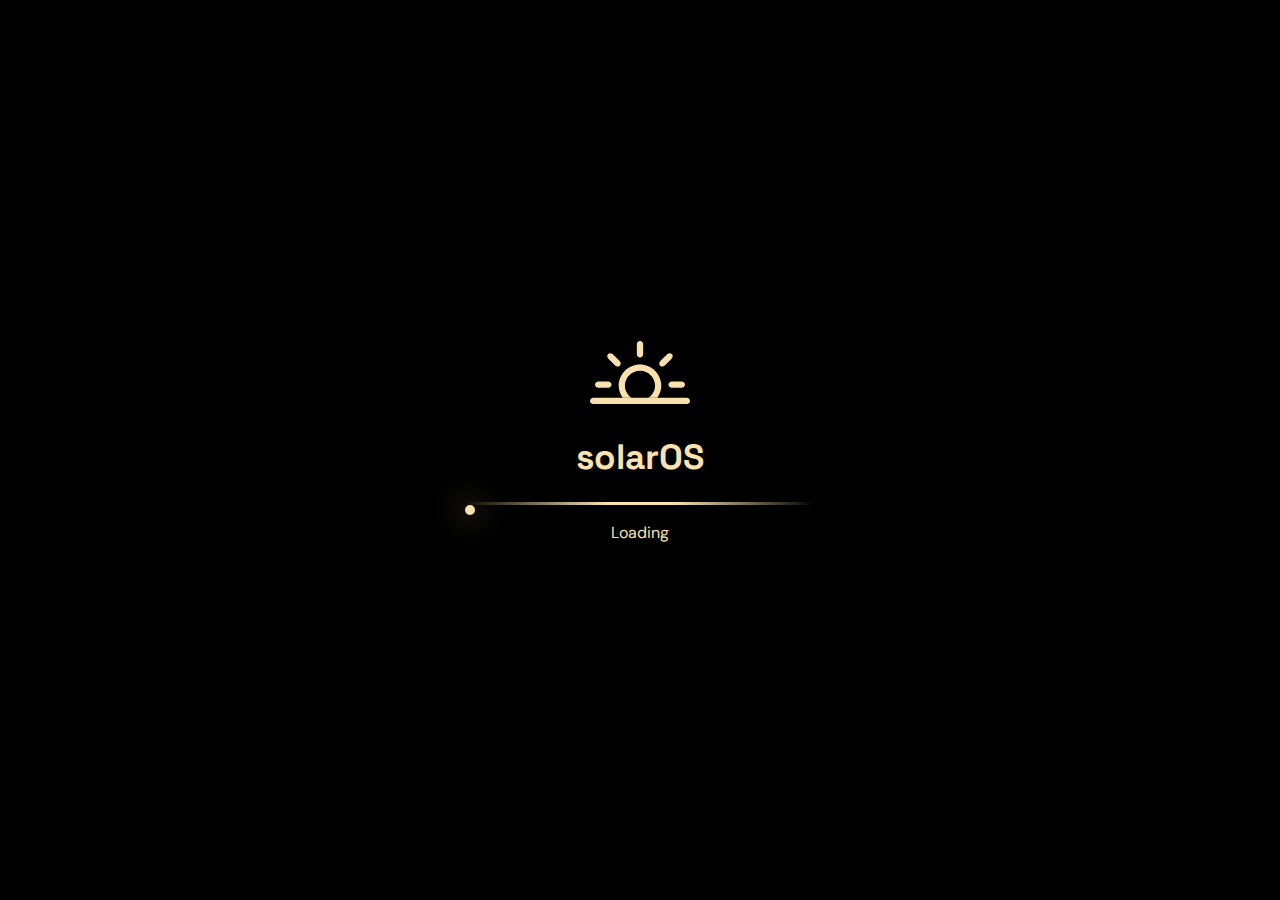
<file: index.html>
<!doctype html>

<html>
    <head>
        <title>solarOS</title>
        <link rel="stylesheet" type="text/css" href="css/main.css" />

		<link rel="prefetch" href="/scram/scram/scramjet.worker.js" />
		<link rel="prefetch" href="/scram/scram/scramjet.shared.js" />
		<link rel="prefetch" href="/scram/baremux/worker.js" />
		<meta name="theme-color" content="#000000" />
		<meta name="description" content="A webOS for the future." />
		<meta name="darkreader-lock" />
		<link rel="icon" href="/resources/favicon.svg" type="image/svg+xml" />
    </head>

    <body>
        <div id="current-tootltip"></div>
        <div id="loader">
            <div id="loader-inner">
                <img src="/resources/logo.svg" class="logo" />
                <h1>solarOS</h1>
                <div id="loader-bar" class="indeterminate">
                    <div id="loader-stick"></div>
                    <span id="loader-ball"></span>
                    <div id="loader-progress">
                        <span id="loader-ball"></span>
                    </div>
                </div>
                <p id="loader-status">Loading</p>
            </div>
        </div>
        <div id="photon-main" class="min">
            <div id="debugwindow" class="mat-thin bright hidden">
                <button
                    onclick="document.getElementById('debugwindow').classList.toggle('min')"
                    style="background: none; color: white"
                    id="debugmin"
                >
                    Toggle
                </button>
                <h2>Debug</h2>
                <div id="debugctrl">
                    <!-- <input
                        name="blurcontrol"
                        type="checkbox"
                        onchange="document.body.classList.toggle('noblur')"
                    />
                    <label for="blurcontrol">Disable Blur</label> -->
                    <!-- <br /> -->
                    <input
                        name="hitboxes"
                        type="checkbox"
                        onchange="document.body.classList.toggle('hitboxes')"
                    />
                    <label for="hitboxes">Show Photon hitboxes</label>
                </div>
                <span id="debugwinlist"></span>
            </div>
            <div id="photon-allWindows"></div>
            <div id="photon-toolTip"></div>
        </div>
        <script src="wm/init.js"></script>
        <script src="wm/desktop.js"></script>
        <script src="wm/taskbar.js"></script>
        <script src="wm/windows.js"></script>
        <script src="wm/applications.js"></script>
        <script src="wm/tooltip.js"></script>
        <script src="wm/startMenu.js"></script>

        <script src="wm/main.js"></script>

		<script src="/scram/baremux/index.js" ></script>
		<script src="/scram/scram/scramjet.controller.js"></script>
		<script src="/scram/config.js"></script>
		<script defer>
			const scramjet = new ScramjetController({
				files: {
					wasm: "/scram/scram/scramjet.wasm.js",
					worker: "/scram/scram/scramjet.worker.js",
					client: "/scram/scram/scramjet.client.js",
					shared: "/scram/scram/scramjet.shared.js",
					sync: "/scram/scram/scramjet.sync.js",
				},
				defaultFlags: {
					serviceworkers: true,
				}
				// prefix: "/applications/worldwideweb.app/sj/",
			});

			scramjet.init("/scram/sw.js");
			const connection = new BareMux.BareMuxConnection("/scram/baremux/worker.js");

			connection.setTransport("/scram/epoxy/index.mjs", [{ wisp: window.localStorage.getItem("wisp-server") }]);

		</script>
    </body>
</html>
</file>
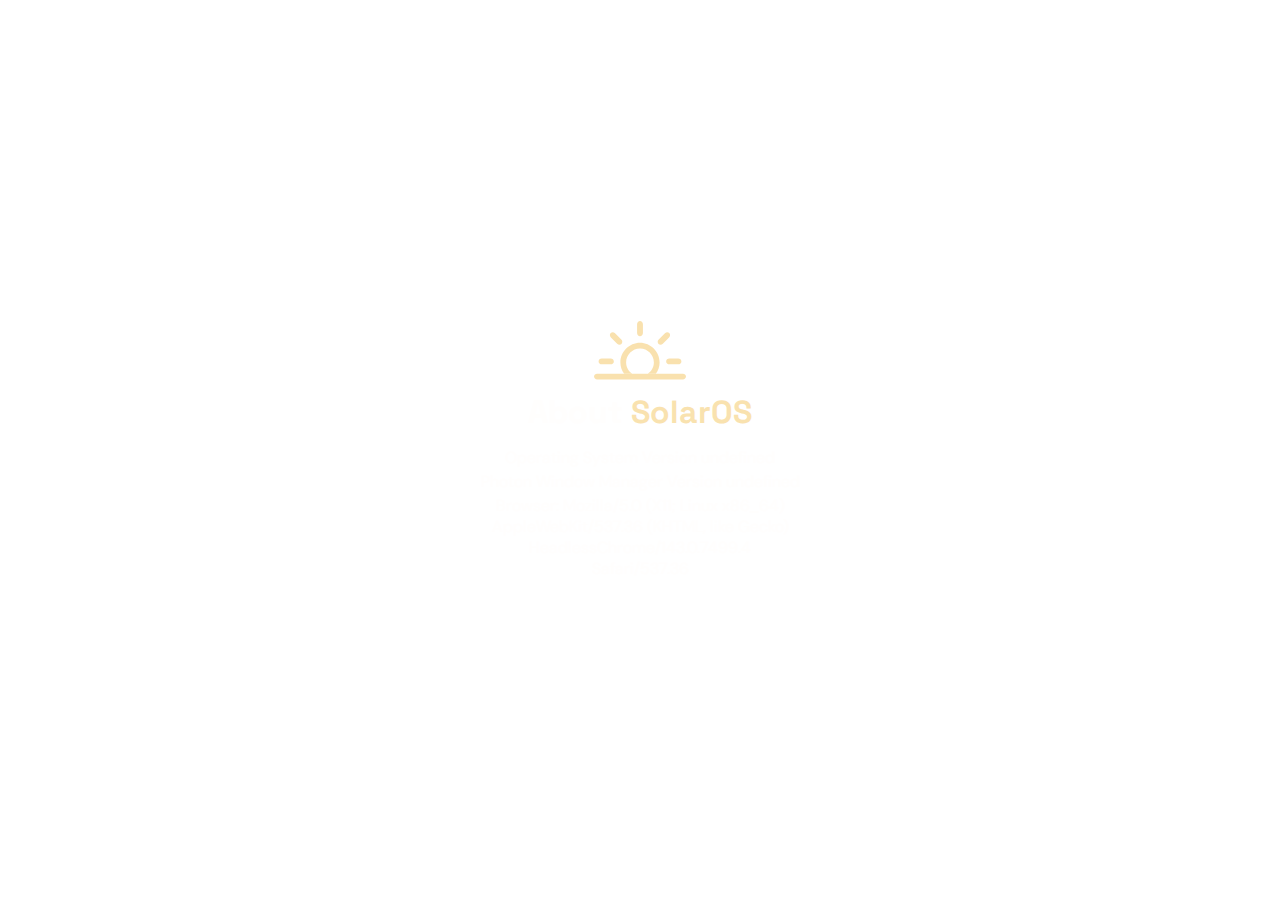
<file: applications/about.app/index.html>
<html>
    <head>
        <title>About</title>
        <link rel="stylesheet" type="text/css" href="/css/solarbase.css" />
        <style>
        #about {
            display: flex;
            flex-direction: column;
            align-items: center;
            justify-content: center;
            text-align: center;
            gap: 0.2rem;
            margin-inline: calc(50% - 10rem);
            height: 100%;

            h1 {
                margin-bottom: 0.75rem;
                margin-top: 0.25rem;

				span {
					color: var(--color-accent);
				}
            }

            .logo {
                /* width: 3rem; */
                height: 4rem;
				filter: var(--filter-accent);
            }

            * {
                margin: 0;
            }
        }
        </style>
    </head>
    <div id="about">
        <img src="/resources/logo.svg" class="logo" />
        <h1>About <span>SolarOS</span></h1>
        <p id="os-ver">Operating System Version&nbsp;</p>
        <p id="os-wm-ver">Photon Window Manager Version&nbsp;</p>
        <p id="browser">Browser: <span id="ua"></span></p>
    </div>

    <script>
    document.getElementById('os-ver').innerText += globalThis.SOLAROS_VERSION;
    document.getElementById('os-wm-ver').innerText += globalThis.PHOTON_VERSION;
    document.getElementById('ua').innerText = navigator.userAgent;
    </script>
</html>
</file>
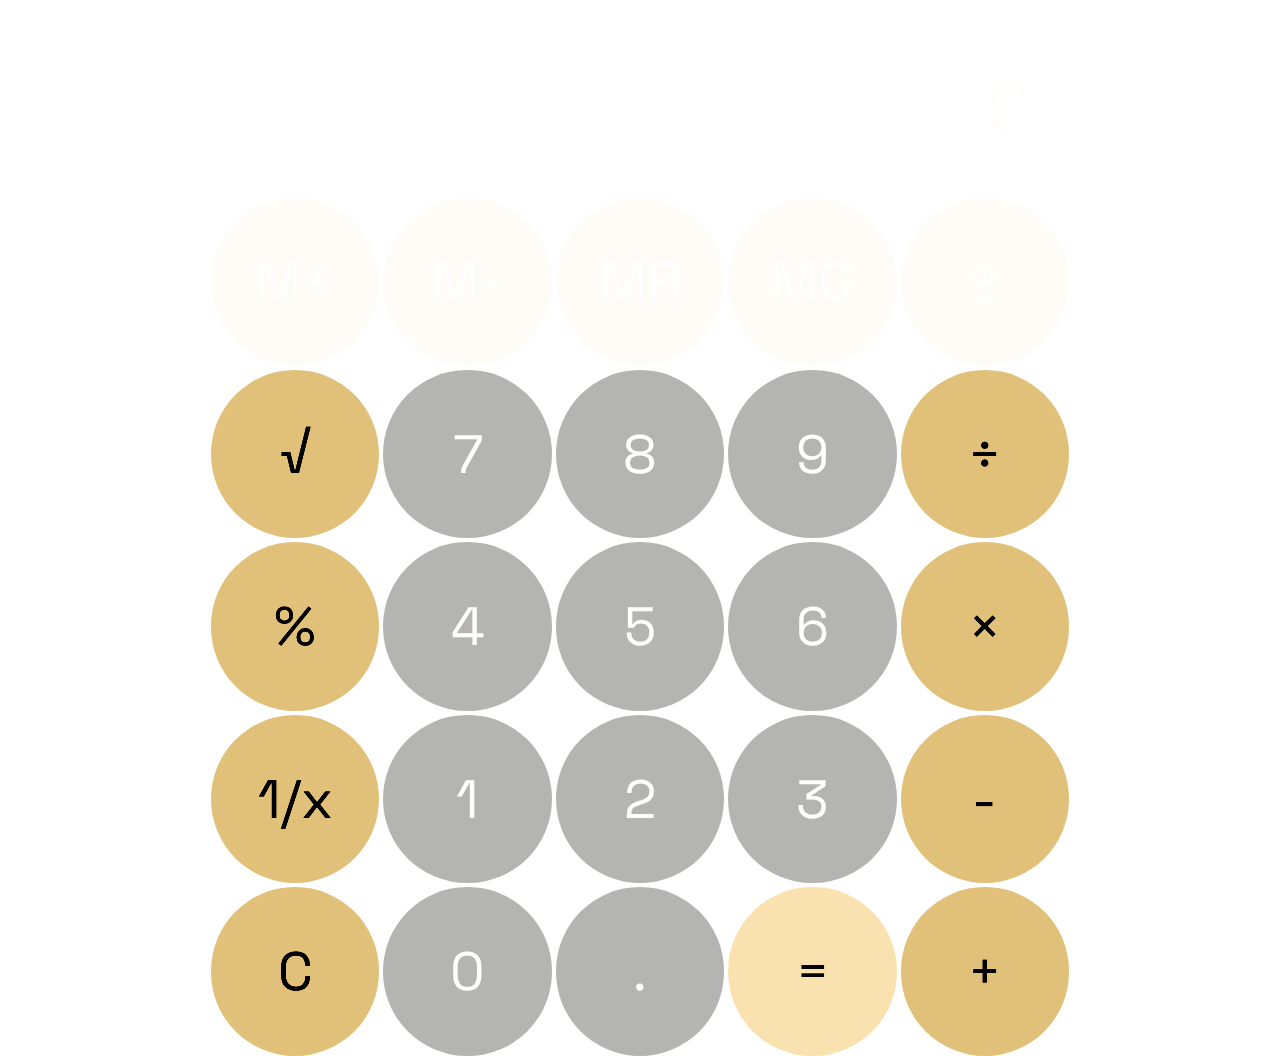
<file: applications/calculator.app/index.html>
<!DOCTYPE html>
<html>

<head>
	<title>Calculator</title>
	<link rel="stylesheet" type="text/css" href="/css/solarbase.css" />
	<link rel="stylesheet" type="text/css" href="./calc.css" />
</head>

<body>
	<div id="calculator-container">
		<div id="calculator">
			<div id="calc-btns-container">
				<div id="calc-display">0</div>
				<!-- <div class="calc-btn-row"> -->
					<button class="calc-btn mem" data-value="mplus">M+</button>
					<button class="calc-btn mem" data-value="mminus">M-</button>
					<button class="calc-btn mem" data-value="mr">MR</button>
					<button class="calc-btn mem" data-value="mc">MC</button>
					<button class="calc-btn mem" data-value="plusminus">&plusmn;</button>
				<!-- </div> -->
				<!-- <div class="calc-btn-row"> -->
					<button class="calc-btn operator" data-value="sqrt">&radic;</button>
					<button class="calc-btn" data-value="7">7</button>
					<button class="calc-btn" data-value="8">8</button>
					<button class="calc-btn" data-value="9">9</button>
					<button class="calc-btn operator" data-value="/">&divide;</button>
				<!-- </div> -->
				<!-- <div class="calc-btn-row"> -->
					<button class="calc-btn operator" data-value="percent">%</button>
					<button class="calc-btn" data-value="4">4</button>
					<button class="calc-btn" data-value="5">5</button>
					<button class="calc-btn" data-value="6">6</button>
					<button class="calc-btn operator" data-value="*">&times;</button>
				<!-- </div> -->
				<!-- <div class="calc-btn-row"> -->
					<button class="calc-btn operator" data-value="1/x">1/x</button>
					<button class="calc-btn" data-value="1">1</button>
					<button class="calc-btn" data-value="2">2</button>
					<button class="calc-btn" data-value="3">3</button>
					<button class="calc-btn operator" data-value="-">-</button>
				<!-- </div> -->
				<!-- <div class="calc-btn-row"> -->
					<button class="calc-btn operator" data-value="C">C</button>
					<button class="calc-btn" data-value="0">0</button>
					<button class="calc-btn number" data-value=".">.</button>
					<button class="calc-btn" data-value="=">=</button>
					<button class="calc-btn operator" data-value="+">+</button>
				<!-- </div> -->
			</div>
		</div>
	</div>
	<script src="./calc.js" defer></script>
</body>

</html>
</file>
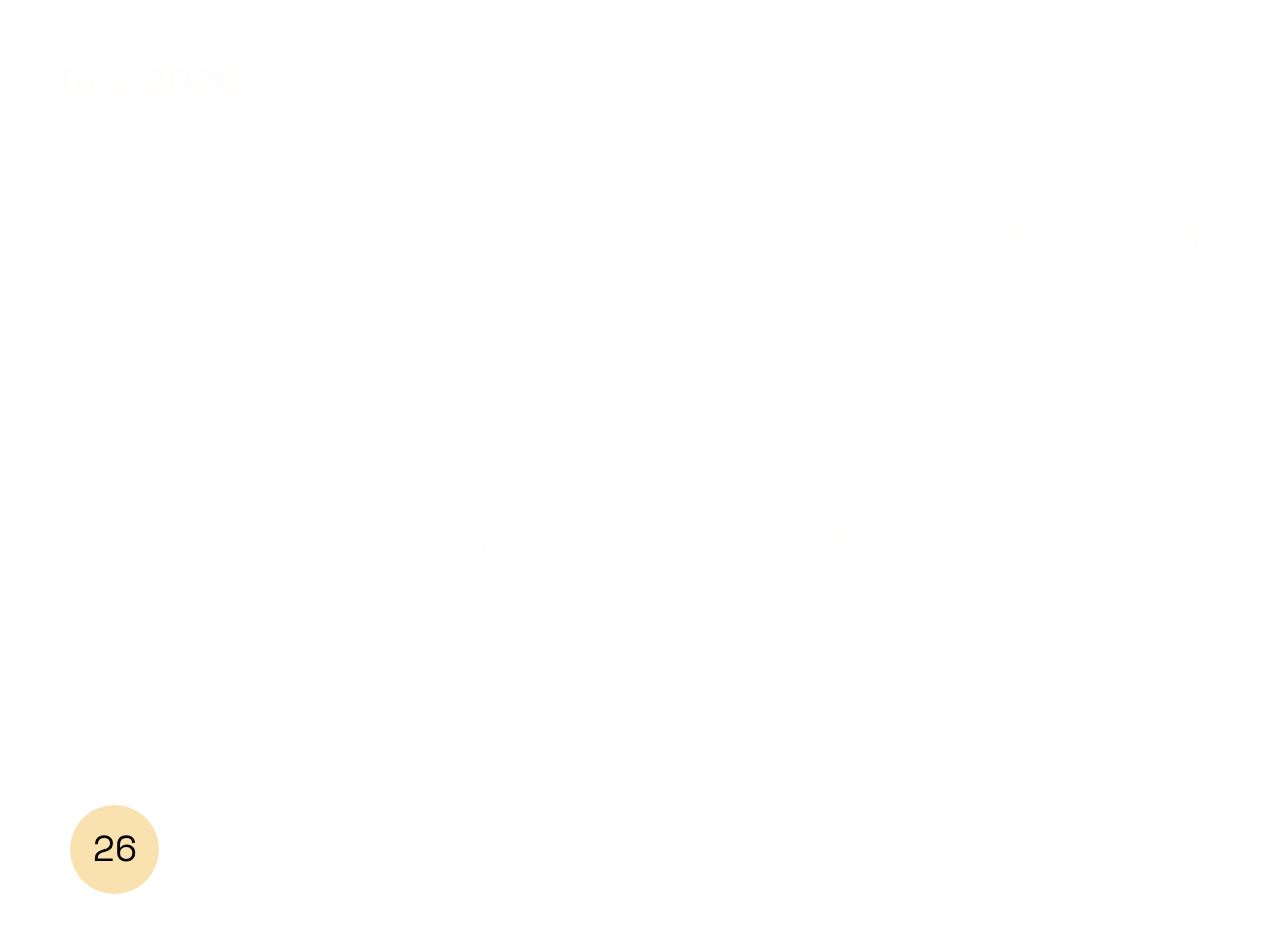
<file: applications/calendar.app/index.html>
<!DOCTYPE html>
<html>

<head>
	<title>Calendar</title>
	<link rel="stylesheet" type="text/css" href="/css/solarbase.css" />
	<link rel="stylesheet" type="text/css" href="./cal.css" />
</head>

<body>
	<div id="calendar">
		<div id="calendar-header">
			<h1 id="calendar-month">January 1970</h1>
			<div id="nav">
				<button id="calendar-prev">
					<svg version="1.1" xmlns="http://www.w3.org/2000/svg" xmlns:xlink="http://www.w3.org/1999/xlink" viewBox="0 0 14.7891 20.3555">
						<g>
						 <rect height="20.3555" opacity="0" width="14.7891" x="0" y="0"/>
						 <path d="M0 10.1719C0 10.4648 0.105469 10.7227 0.328125 10.9453L9.62109 20.0273C9.82031 20.2383 10.0781 20.3438 10.3828 20.3438C10.9922 20.3438 11.4609 19.8867 11.4609 19.2773C11.4609 18.9727 11.332 18.7148 11.1445 18.5156L2.61328 10.1719L11.1445 1.82812C11.332 1.62891 11.4609 1.35938 11.4609 1.06641C11.4609 0.457031 10.9922 0 10.3828 0C10.0781 0 9.82031 0.105469 9.62109 0.304688L0.328125 9.39844C0.105469 9.60938 0 9.87891 0 10.1719Z" />
						</g>
					   </svg>					   
				</button>
				<button id="calendar-next">
					<svg version="1.1" xmlns="http://www.w3.org/2000/svg" xmlns:xlink="http://www.w3.org/1999/xlink" viewBox="0 0 14.1094 20.3555">
						<g>
						 <rect height="20.3555" opacity="0" width="14.1094" x="0" y="0"/>
						 <path d="M14.1094 10.1719C14.1094 9.87891 13.9922 9.60938 13.7695 9.39844L4.48828 0.304688C4.27734 0.105469 4.01953 0 3.71484 0C3.11719 0 2.64844 0.457031 2.64844 1.06641C2.64844 1.35938 2.76562 1.62891 2.95312 1.82812L11.4844 10.1719L2.95312 18.5156C2.76562 18.7148 2.64844 18.9727 2.64844 19.2773C2.64844 19.8867 3.11719 20.3438 3.71484 20.3438C4.01953 20.3438 4.27734 20.2383 4.48828 20.0273L13.7695 10.9453C13.9922 10.7227 14.1094 10.4648 14.1094 10.1719Z" />
						</g>
					   </svg>					   
				</button>
			</div>
		</div>
		<div id="calendar-wrapper">
			<div id="calendar-days">
				<div>Sun</div>
				<div>Mon</div>
				<div>Tue</div>
				<div>Wed</div>
				<div>Thu</div>
				<div>Fri</div>
				<div>Sat</div>
			</div>
			<div id="calendar-dates"></div>
		</div>
	</div>
	<script src="./cal.js" defer></script>
</body>

</html>
</file>
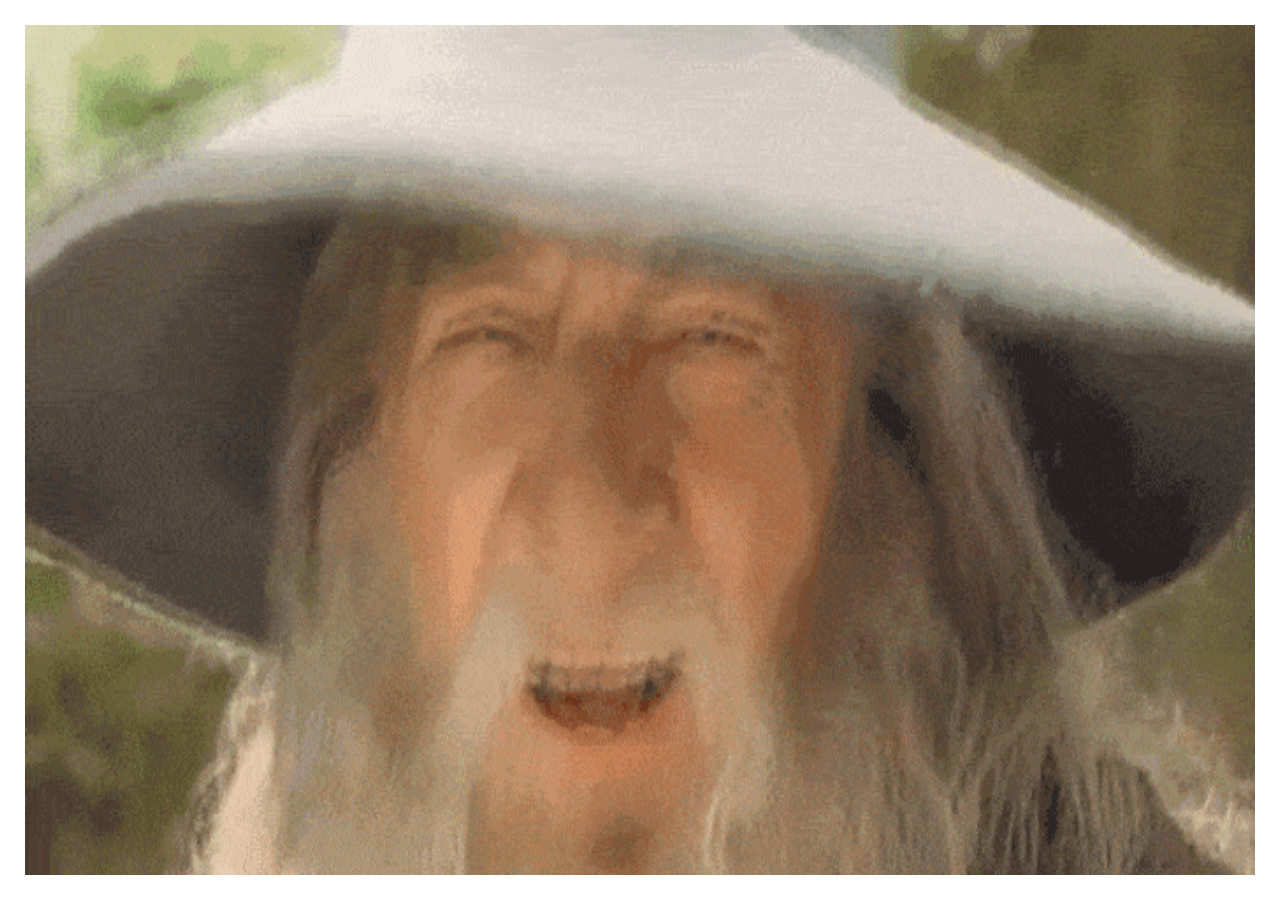
<file: applications/gandalf.app/index.html>
<html>
    <head>
        <title>Gandalf</title>
        <link rel="stylesheet" type="text/css" href="/css/solarbase.css" />
    </head>
    <body>
        <img src="gandalf.gif" style="width: 100%; height: 100%" />
    </body>
    <script>
        let audio = new Audio("epicsaxguy.mp3");
        audio.play();
        audio.addEventListener("ended", function () {
            audio.play();
        });
    </script>
</html>
</file>
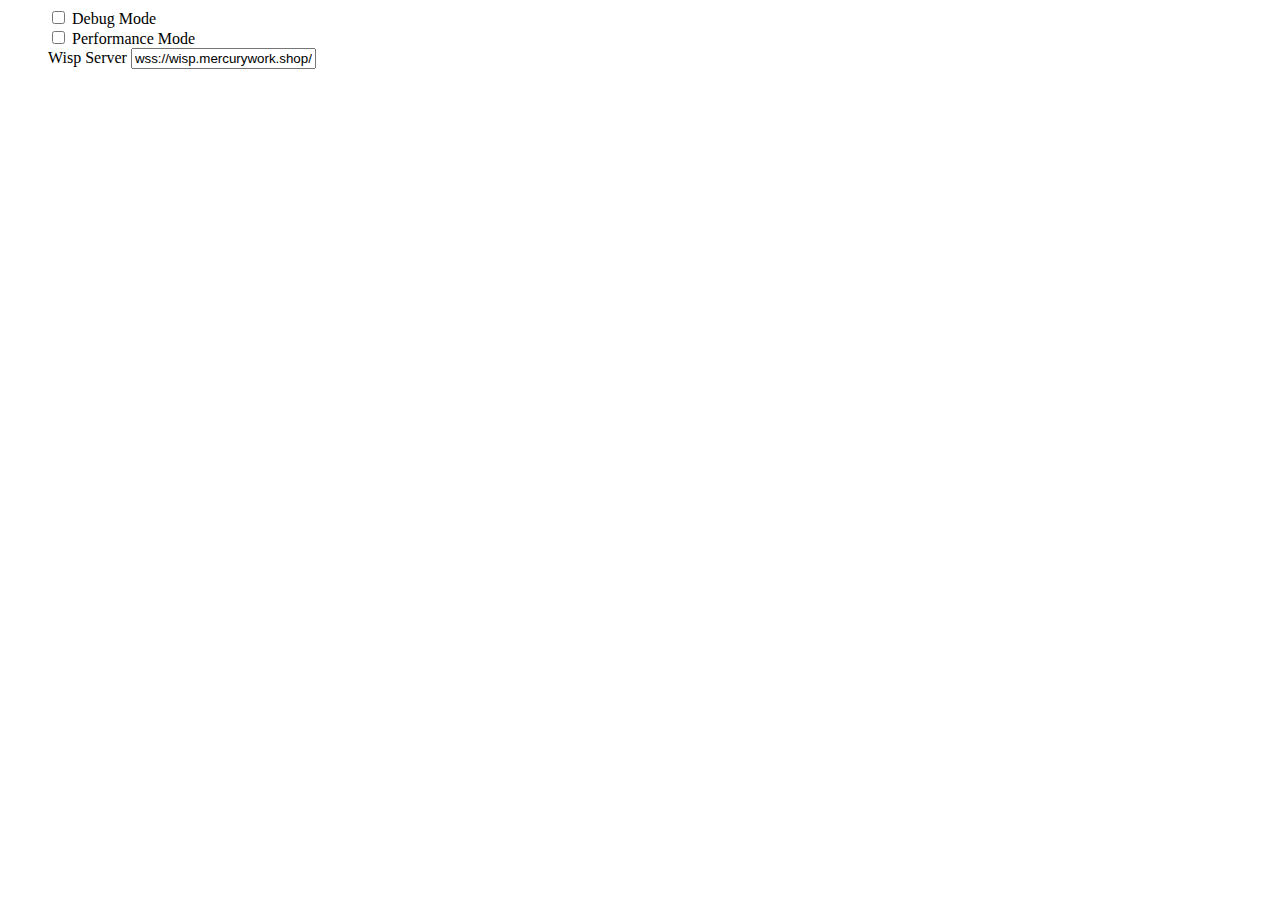
<file: applications/preferences.app/index.html>
<html>

<head>
	<title>System Preferences</title>
</head>

<body>
	<ul style="list-style: none">
		<li>
			<input id="system-prefs-debug-checkbox" type="checkbox" />
			<label>Debug Mode</label>
		</li>
		<li>
			<input id="system-prefs-perf-checkbox" type="checkbox" />
			<label>Performance Mode</label>
		</li>
		<li>
			<label>Wisp Server</label>
			<input id="wisp-server" type="text" />
		</li>
	</ul>
</body>
<script>

	console.warn("system prefs script loaded");
	let debugCheckbox = document.getElementById("system-prefs-debug-checkbox");
	let perfCheckbox = document.getElementById("system-prefs-perf-checkbox");
	let wispServerInput = document.getElementById("wisp-server");
	debugCheckbox.addEventListener("change", () => {
		console.log("debugCheckbox.checked", debugCheckbox.checked);
		if (debugCheckbox.checked) {
			window.localStorage.setItem("debug", "true");
			document.getElementById("debugwindow").classList.remove("hidden");
		} else {
			window.localStorage.setItem("debug", "false");
			document.getElementById("debugwindow").classList.add("hidden");
		}
	});
	perfCheckbox.addEventListener("change", () => {
		console.log("perfCheckbox.checked", perfCheckbox.checked);
		if (perfCheckbox.checked) {
			window.localStorage.setItem("noblur", "true");
			document.body.classList.add("noblur");
		} else {
			window.localStorage.setItem("noblur", "false");
			document.body.classList.remove("noblur");
		}
	});
	wispServerInput.addEventListener("change", () => {
		console.log("wispServerInput.value", wispServerInput.value);
		window.localStorage.setItem("wisp-server", wispServerInput.value);
	});
	wispServerInput.value = window.localStorage.getItem("wisp-server") || "wss://wisp.mercurywork.shop/";
	if (window.localStorage.getItem("debug") === "true") {
		debugCheckbox.checked = true;
	}
	if (window.localStorage.getItem("noblur") === "true") {
		perfCheckbox.checked = true;
	}
</script>

</html>
</file>
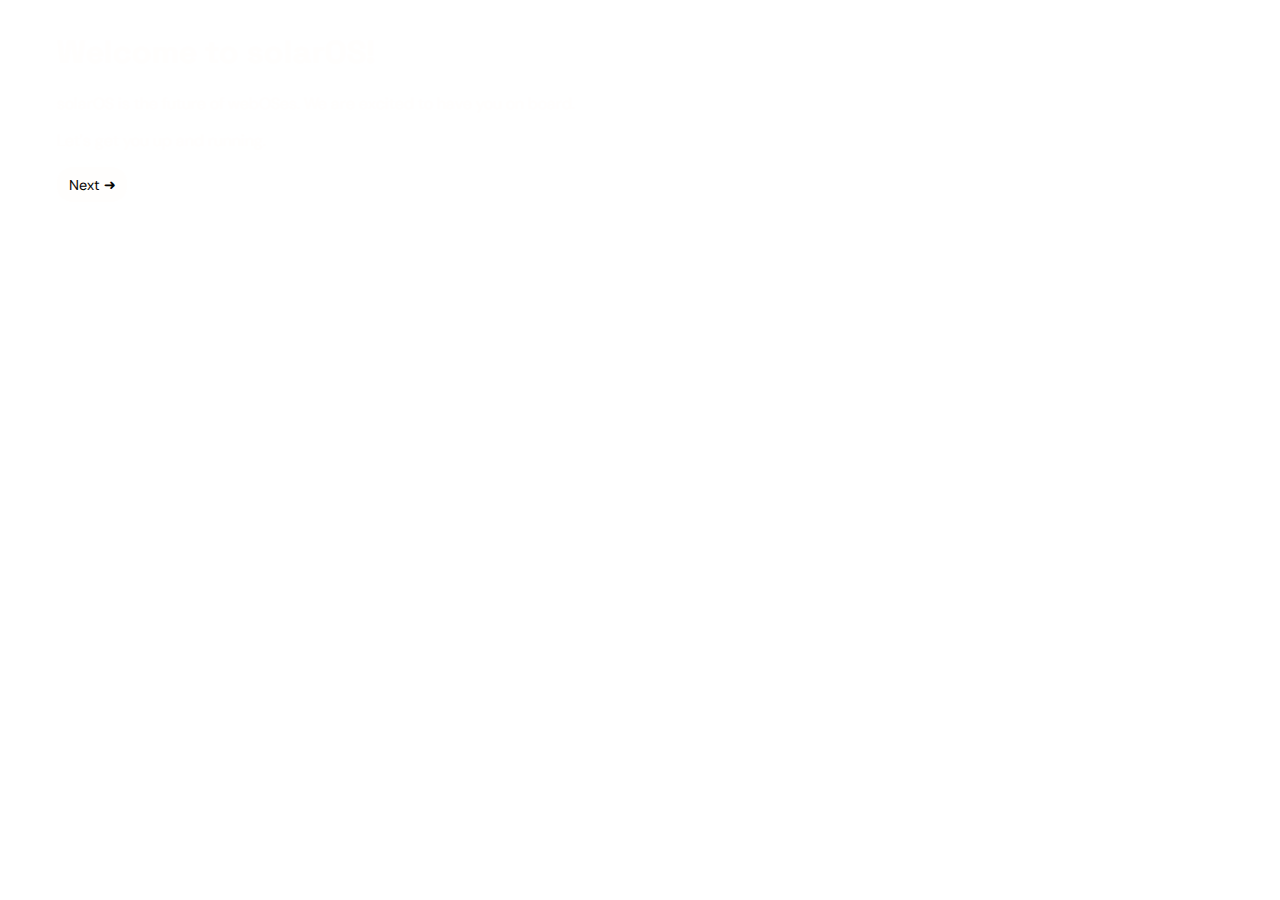
<file: applications/welcome.app/index.html>
<html>

<head>
	<title>Tour</title>
	<link rel="stylesheet" type="text/css" href="/css/solarbase.css" />
	<style>

		@keyframes fade-in {
			from {
				opacity: 0;
			}
		}

		@keyframes fade-out {
			to {
				opacity: 0;
			}
		}

		@keyframes slide-from-right {
			from {
				transform: translateX(30px);
			}
		}

		@keyframes slide-to-left {
			to {
				transform: translateX(-30px);
			}
		}

		::view-transition-old(setup) {
			animation: 90ms cubic-bezier(0.4, 0, 1, 1) both fade-out,
				300ms cubic-bezier(0.4, 0, 0.2, 1) both slide-to-left;
		}

		::view-transition-new(setup) {
			animation: 210ms cubic-bezier(0, 0, 0.2, 1) 90ms both fade-in,
				300ms cubic-bezier(0.4, 0, 0.2, 1) both slide-from-right;
		}

		#setup {
			margin: 0.4rem;
			margin-inline: 2rem;
		}

		#inner {
			view-transition-name: setup;
		}

		#msg {
			font-weight: bold;
			font-size: 1.2rem;
		}
	</style>
</head>

<body>
	<div id="setup">
		<div id="inner"></div>
		<button id="advance">Next &#x279c;</button>
	</div>
</body>
<script>
	const inner = document.getElementById('inner');
	const steps = [
		`
			<h1>Welcome to solarOS!</h1>
			<p>solarOS is the future of webOSes. We are excited to have you on board.</p>
			<p>Let's get you up and running.</p>
		`,

		`
			<h1>Features</h1>
			<p>solarOS is a webOS that is designed to be fast, secure, and easy to use.</p>
			<p>It is built on top of the latest web technologies and is designed to be as lightweight as possible, using plain HTML, CSS, and JavaScript.</p>
			<p>Some of the features of solarOS include:</p>
			<ul>
				<li>An sleek and intuitive user interface</li>
				<li>A near-native web browsing experience, powered by the innovative Scramjet interception proxy</li>
				<li>A Linux terminal emulator, powered by v86</li>
			</ul>
		`,
		`
		<h1>Basics</h1>
		<p>solarOS's design is inspired by existing operating systems. As such, it should be familiar to most users.</p>
		<p>At the bottom of the screen, you will find the taskbar. This is where you can access your currently open windows, as well as the application menu.</p>
		<p>The application menu can be opened by clicking the solarOS logo in the bottom-left corner of the screen, or by pressing the Windows key on your keyboard (or, on a Mac, Control).</p>
		<p>From the application menu, you can access all of your installed applications, as well as System Preferences.</p>
		`
	];

	const isFirefox = navigator.userAgent.toLowerCase().indexOf('firefox') > -1;
	const isWebKit = /^((?!chrome|android).)*safari/i.test(navigator.userAgent);

	if (isFirefox) {
		steps.splice(2, 0, `
			<h1>Compatibility Warning</h1>
			<p>solarOS is designed to work best in Chromium-based browsers, but it should work in most modern browsers.</p>
			<p>However, some features may not work as expected in Firefox. For the best experience, we recommend using a Chromium-based browser.</p>
			<p>Here are some caveats to be aware of when using solarOS in Firefox:</p>
			<ul>
				<li>Animations in the Calendar, Calculator, and Tour applications may not work as expected</li>
				<li>WorldWideWeb may be non-functional</li>
			</ul>
		`);
	}

	if (isWebKit) {
		steps.splice(2, 0, `
			<h1>Compatibility Warning</h1>
			<p>solarOS is designed to work best in Chromium-based browsers, but it should work in most modern browsers.</p>
			<p>However, some features may not work as expected in Safari. For the best experience, we recommend using a Chromium-based browser.</p>
			<p>Here are some caveats to be aware of when using solarOS in Safari:</p>
			<ul>
				<li>WorldWideWeb may be non-functional</li>
			</ul>
		`);
	}

	let step = 0;
	inner.innerHTML = steps[step];
	document.getElementById("advance").addEventListener('click', () => {
		step++;
		// if (step === steps.length - 1) {
		// 	const msg = document.createElement('p');
		// 	msg.id = 'msg';
		// 	msg.textContent = 'Setup is now complete. You can now close this window.';
		// 	document.getElementById("advance").replaceWith(msg);
		// }
		if (step === steps.length) {
			Array.from(document.getElementById("photon-allWindows").children).forEach(child => {
				if (child.id.startsWith('ca.bomberfish.solaroobe')) {
					closeWindow(child.id);
				}
			});
			localStorage.setItem('setup-complete', true);
		} else {
			if (step === steps.length - 1) {
				document.getElementById("advance").textContent = 'Finish';
			}

			if (!document.startViewTransition) {
				inner.innerHTML = steps[step];
			} else {
				document.startViewTransition(() => {
					inner.innerHTML = steps[step];
				});
			}
		}
	});

</script>

</html>
</file>
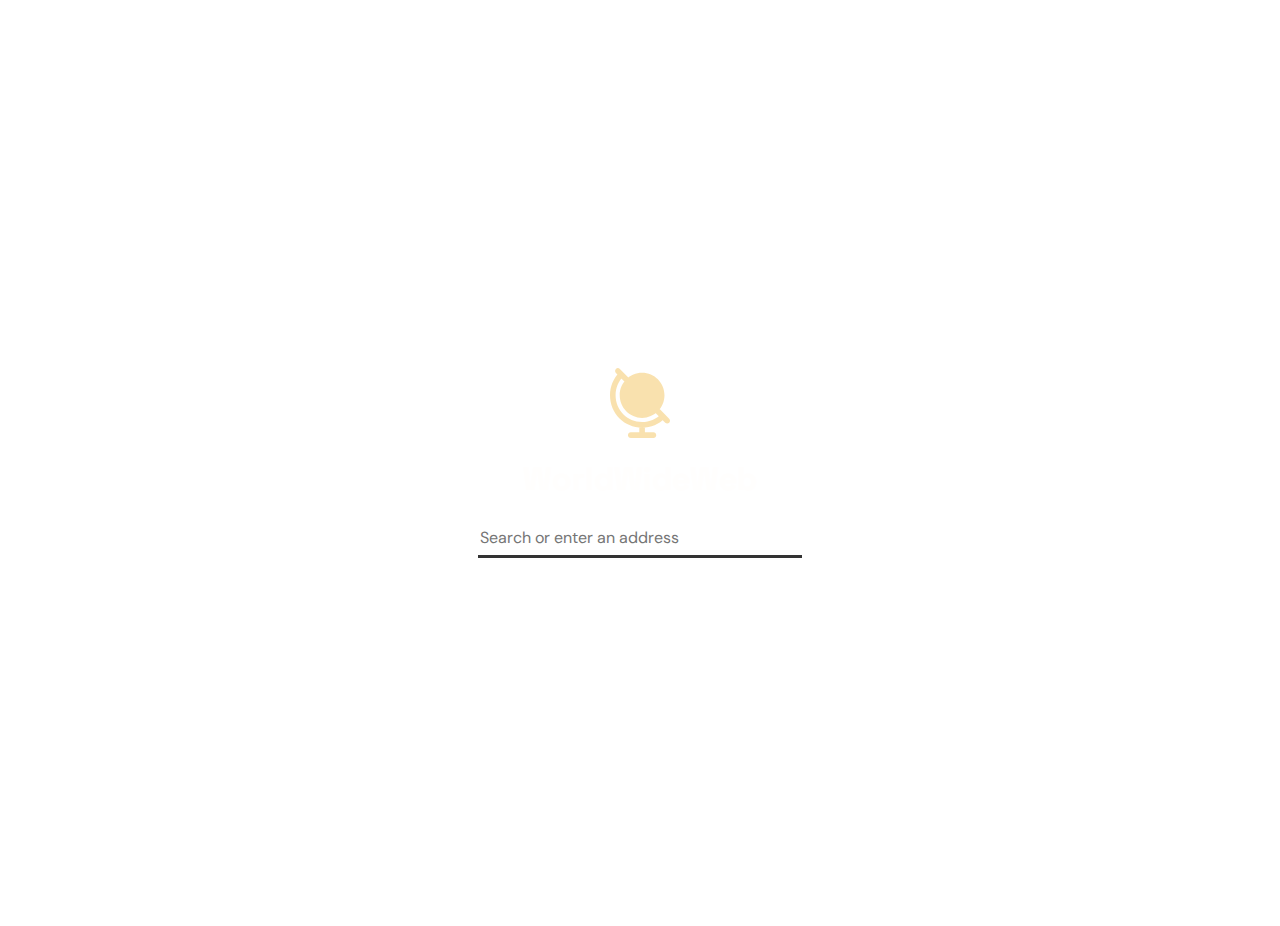
<file: applications/worldwideweb.app/startpage.html>
<!DOCTYPE html>
<html>

<head>
	<title>SolarOS Startpage</title>
	<link rel="stylesheet" type="text/css" href="/css/solarbase.css" />
	<style>

		body {
			display: flex;
			justify-content: center;
			align-items: center;
			flex-direction: column;
			height: 100vh;
			padding: 0;
			margin: 0;
		}

		input {
			width: min(80%, 20rem);
			height: 2rem;
			font-size: 1.5rem;
		}

		img {
			filter: var(--filter-accent);
		}
	</style>
</head>

<body>
	<img src="./globe.desk.fill.svg" class="logo" />
	<h1>WorldWideWeb</h1>
	<input type="text" id="omni" placeholder="Search or enter an address" />

	<script>
		document.getElementById("omni").addEventListener("keydown", function(e) {
			if (e.key === "Enter") {
				const url = this.value;
				if (url.startsWith("http://") || url.startsWith("https://")) {
					window.location.href = url;
				} else {
					const expr = /(https?:\/\/(?:www\.|(?!www))[a-zA-Z0-9][a-zA-Z0-9-]+[a-zA-Z0-9]\.[^\s]{2,}|www\.[a-zA-Z0-9][a-zA-Z0-9-]+[a-zA-Z0-9]\.[^\s]{2,}|https?:\/\/(?:www\.|(?!www))[a-zA-Z0-9]+\.[^\s]{2,}|www\.[a-zA-Z0-9]+\.[^\s]{2,})/;

					if (url.match(expr)) {
						window.location.href = url;
					} else {
						window.location.href = "https://www.google.com/search?q=" + url;
					}
				}
			}
		});
	</script>
</body>

</html>
</file>
<file: css/main.css>
@import url("meta.css");

body {
    background-color: var(--color-bg);
    color: var(--color-fg);
    font-family: var(--font-body);
    margin: 0;
    padding: 0;
    overflow: hidden;
    user-select: none;
	overscroll-behavior: none!important;
}

#debugwindow * {
    max-width: 100%;
}

#debugwindow span {
    display: inline-block;
    word-wrap: break-word;
    margin: 0.5em 0;
}

#debugwindow {
    position: absolute;
    top: 2%;
    right: 2%;
    border-radius: var(--radius-md);
    z-index: 100000;
    width: 400px;
    height: calc(40vh);
    overflow: hidden;
    overflow-y: auto;
    padding: 1.25em;
    transition: 0.25s;
}

#debugwindow.min * {
    opacity: 0;
    pointer-events: none;
}

#debugmin {
    display: inline;
    position: absolute;
    top: 10px;
    right: 1%;
}

#debugwindow.min #debugmin {
    opacity: 1;
    pointer-events: all;
    /* top: 20%; */
}

#debugwindow.min {
    width: 50px;
    height: 50px;
    padding: 0;
    /* border-radius: 50%; */
}
</file>
<file: css/solarbase.css>
/* DO NOT USE THIS IN THE MAIN APP */
@import url("main.css");
html,
body {
    background: none transparent;
    margin: initial;
    padding: 1%;
    overflow: initial;
}
</file>
<file: applications/calculator.app/calc.css>
#calculator-container {
	display: flex;
	justify-content: center;
	align-items: center;
	width: 100%;
	height: 100%;
	box-sizing: border-box;
}

#calculator {
	width: auto;
	height: 100%;
	max-height: 100vh;
}

#calc-btns-container {
	display: grid;
	grid-template-columns: repeat(5, 1fr);
	grid-template-rows: repeat(6, 1fr);
	grid-gap: 4px;
	width: 100%;
	height: 100%;
	max-height: 100%;
	overflow: hidden;
	box-sizing: border-box;
}

#calc-display {
	grid-column: 1 / -1;
	grid-row: 1;
	color: var(--color-fg);
	font-family: var(--font-display);
	font-size: 8vmin;
	text-align: right;
	padding: 0.5em;
	view-transition-name: digit;
	display: flex;
	gap: 0.05em;
	/* flex-direction: row-reverse; */
	align-items: center;
	justify-content: flex-end;
}

@keyframes fade-in {
	from {
		opacity: 0;
	}
}

@keyframes fade-out {
	to {
		opacity: 0;
	}
}

@keyframes slide-from-right {
	from {
		transform: translateX(30px);
	}
}

@keyframes slide-to-left {
	to {
		transform: translateX(-30px);
	}
}

@keyframes slide-from-top {
	from {
		transform: translateY(30px);
	}
}

@keyframes slide-to-bottom {
	to {
		transform: translateY(-30px);
	}
}

@keyframes slide-from-bottom {
	from {
		transform: translateY(-30px);
	}
}

@keyframes slide-to-top {
	to {
		transform: translateY(30px);
	}
}

::view-transition-old(display) {
	animation: 90ms cubic-bezier(0.4, 0, 1, 1) both fade-out,
		300ms cubic-bezier(0.4, 0, 0.2, 1) both slide-to-bottom;
}

::view-transition-new(display) {
	animation: 210ms cubic-bezier(0, 0, 0.2, 1) 90ms both fade-in,
		300ms cubic-bezier(0.4, 0, 0.2, 1) both slide-from-top;
}

::view-transition-old(display-reverse) {
	animation: 90ms cubic-bezier(0.4, 0, 1, 1) both fade-out,
		300ms cubic-bezier(0.4, 0, 0.2, 1) both slide-to-top;
}

::view-transition-new(display-reverse) {
	animation: 210ms cubic-bezier(0, 0, 0.2, 1) 90ms both fade-in,
		300ms cubic-bezier(0.4, 0, 0.2, 1) both slide-from-bottom;
}

::view-transition-old(digit) {
	animation: 90ms cubic-bezier(0.4, 0, 1, 1) both fade-out,
		300ms cubic-bezier(0.4, 0, 0.2, 1) both slide-to-left;
}

::view-transition-new(digit) {
	animation: 210ms cubic-bezier(0, 0, 0.2, 1) 90ms both fade-in,
		300ms cubic-bezier(0.4, 0, 0.2, 1) both slide-from-right;
}

.calc-btn {
	display: flex;
	justify-content: center;
	align-items: center;
	background-color: color-mix(in srgb, var(--color-bg) 30%, transparent);
	color: var(--color-fg);
	font-family: var(--font-display);
	font-size: 6vmin;
	cursor: pointer;
	transition: background-color 0.25s;

	border-radius: 50%;
	aspect-ratio: 1 / 1;

	&:hover {
		background-color: color-mix(in srgb, color-mix(in srgb, var(--color-bg) 80%, var(--color-fg)) 30%, transparent);
	}

	&:active {
		background-color: color-mix(in srgb, var(--color-bg) 50%, transparent);
	}

	&.operator {
		--col: color-mix(in srgb, var(--color-accent) 70%, var(--color-bg));
		filter: contrast(200%);
		background-color: var(--col);
		color: var(--color-bg);

		&:hover {
			background-color: color-mix(in srgb, var(--col) 85%, transparent);
		}

		&:active {
			background-color: color-mix(in srgb, var(--col) 90%, transparent);
		}
	}

	&.mem {
		--col: color-mix(in srgb, var(--color-accent) 10%, transparent);
		background-color: var(--col);
		/* color: var(--color-bg); */

		&:hover {
			background-color: color-mix(in srgb, var(--col) 85%, transparent);
		}

		&:active {
			background-color: color-mix(in srgb, var(--col) 90%, transparent);
		}
	}

	&[data-value="="],
	&.operator.active {
		background-color: var(--color-accent);
		color: var(--color-bg);
	}

}
</file>
<file: applications/calendar.app/cal.css>
#calendar-dates {
	display: grid;
	grid-template-columns: repeat(7, 1fr);
	grid-gap: 1px;
}

#calendar-days {
	display: grid;
	grid-template-columns: repeat(7, 1fr);
	grid-gap: 1px;
}

#calendar-header {
	display: flex;
	justify-content: space-between;
	align-items: center;
	height: 7rem;
	padding-inline: 1.5rem;

	h1 {
		font-family: var(--font-display);
		font-size: min(2.5rem, 5vw);
		view-transition-name: header;
	}
}

button {
	all: unset;
	cursor: pointer;
	appearance: none;
	border: none;
	background-color: transparent;
	font-size: 2rem;
	color: var(--color-fg);
	fill: var(--color-fg);
	transition: color 0.2s, fill 0.2s, transform 0.2s;
	font-family: var(--font-display);
	text-align: center;

	width: 0.9rem;
	/* height: 1.2rem; */

	svg {
		width: 100%;
		height: auto;
	}

	&:hover {
		transition: color 0.2s, fill 0.2s, transform 0.2s;
		background-color: transparent;

		svg {
			fill: var(--color-accent);
		}

		color: var(--color-accent);
	}

	&:active {
		transform: scale(0.95);
	}
}

body {
	width: 100vw;
	height: 100vh;
	backdrop-filter: blur(34px);
	-webkit-backdrop-filter: blur(34px);
}

* {
	overflow: hidden;
	box-sizing: border-box;
}

#nav {
	display: flex;
	gap: 1rem;
	align-items: center;
}

#calendar-wrapper {
	height: calc(100vh - 7rem);
}

#calendar-days {
	height: 1.5rem;
	text-align: center;
}

#calendar-dates {
	height: calc(100% - 1.5rem);
	view-transition-name: cal;
}

.calendar-date {
	display: flex;
	justify-content: center;
	align-items: center;
	height: 100%;

	span {
		font-family: var(--font-display);
		font-size: 4vmin;
		border-radius: 50%;
		display: flex;
		justify-content: center;
		align-items: center;
		aspect-ratio: 1/1;
		width: 50%;
		transition: background-color 0.2s, color 0.2s;
		/* background-color: var(--color-fg);
		color: var(--color-bg); */

		&:hover {
			background-color: color-mix(in srgb, var(--color-accent) 25%, transparent);
			transition: background-color 0.2s, color 0.2s;
		}
	}

	&.calendar-date-today span {
		background-color: var(--color-accent);
		color: var(--color-bg);
	}
}

/* https://developer.chrome.com/docs/web-platform/view-transitions/same-document#customize_the_transition */
@keyframes fade-in {
	from {
		opacity: 0;
	}
}

@keyframes fade-out {
	to {
		opacity: 0;
	}
}

@keyframes slide-from-right {
	from {
		transform: translateX(30px);
	}
}

@keyframes slide-to-left {
	to {
		transform: translateX(-30px);
	}
}

::view-transition-old(header),
::view-transition-old(cal) {
	animation: 90ms cubic-bezier(0.4, 0, 1, 1) both fade-out,
		300ms cubic-bezier(0.4, 0, 0.2, 1) both slide-to-left;
	filter: none;
}

::view-transition-new(header),
::view-transition-new(cal) {
	animation: 210ms cubic-bezier(0, 0, 0.2, 1) 90ms both fade-in,
		300ms cubic-bezier(0.4, 0, 0.2, 1) both slide-from-right;
	filter: none;
}


/* ::view-transition,
::view-transition-old(cal),
::view-transition-old(header),
::view-transition-new(cal),
::view-transition-new(header),
::view-transition-group(cal),
::view-transition-group(header),
::view-transition-image-pair(cal),
::view-transition-image-pair(header) {
	filter: blur(0);
} */

/* ::view-transition-old(root),
::view-transition-new(root) {
  animation-duration: 500s;
} */
</file>
